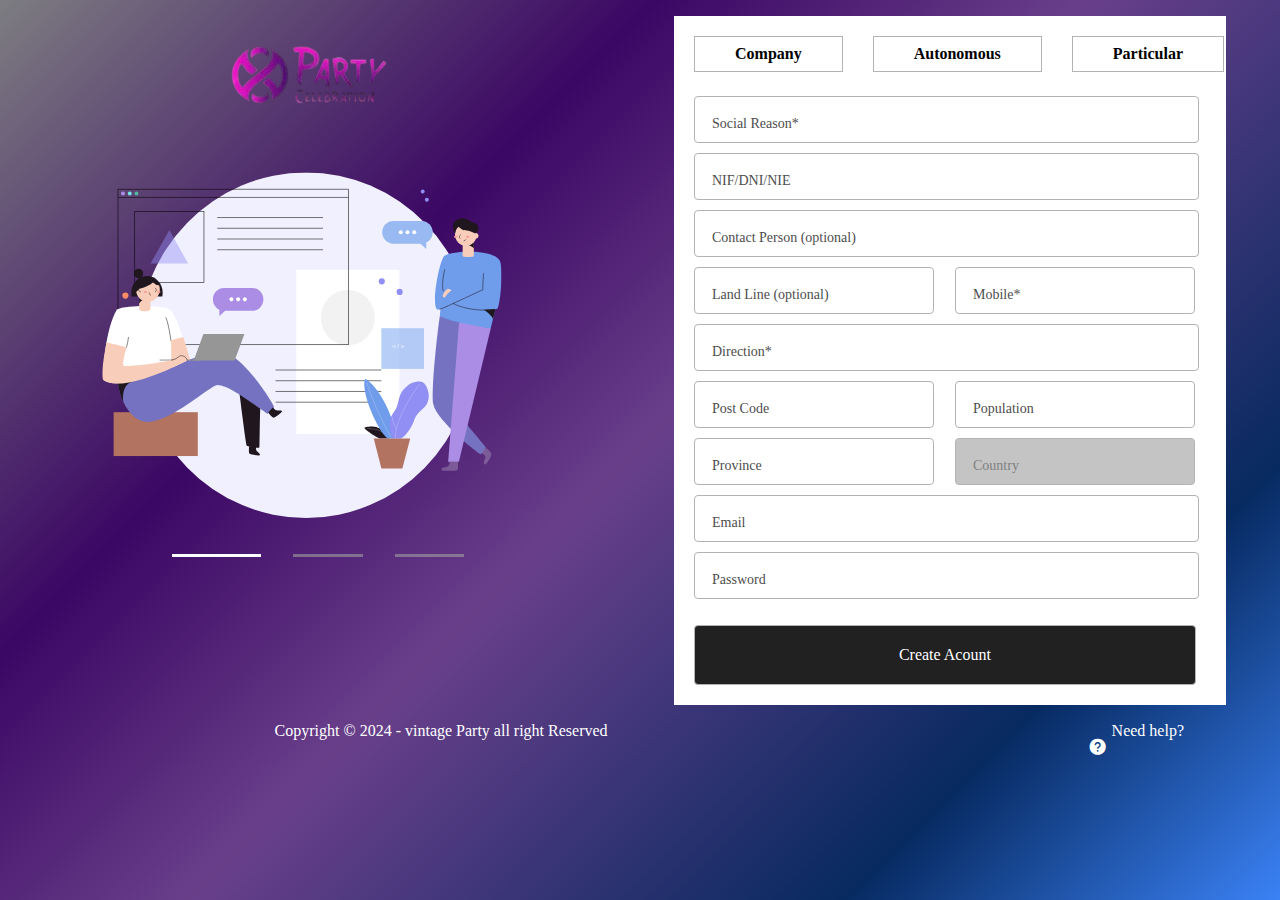
<file: createAcount.html>
<!DOCTYPE html>
<html lang="en">

<head>
    <meta charset="UTF-8">
    <meta name="viewport" content="width=device-width, initial-scale=1.0">
    <title>Vintage Party -Create acount</title>
    <link rel="icon" href="img/logo.png">
    <link rel="stylesheet" href="css/normalice.css">
    <link href='https://unpkg.com/boxicons@2.1.4/css/boxicons.min.css' rel='stylesheet'>
    <link rel="stylesheet" href="css/styles.css">
</head>

<body>
    <main>
        <div class="container-create-acount container">
            <div class="content-create-acount d-flex container">
                <div class="vintage-cont container">
                    <div class="logo">
                        <a href="/"><img src="img/logo.png" alt="logoVintage" width="260"></a>
                    </div>
                    <div class="img-create-acount">
                        <img src="img/Illustration.svg" alt="img-create-acount" width="400">
                        <div class="slider-carousel d-flex">
                            <span class="activate"></span>
                            <span></span>
                            <span></span>
                        </div>
                    </div>
                </div>
                <div class="form-create-acount container">
                    <div class="content-form-create-acount container">
                        <div class="buttons-options d-flex container">
                            <button type="button">Company</button>
                            <button type="button">Autonomous</button>
                            <button type="button">Particular</button>
                        </div>
                        <form class="form-data-create-acount container">
                            <fieldset>
                                <div class="socialReason">
                                    <input type="text" name="socialReason" id="socialReason" placeholder=" ">
                                    <label class="p-absolute" for="socialReason">Social Reason*</label>
                                </div>
                                <div class="cardIdentity">
                                    <input type="number" name="cardIdentity" id="cardIdentity" placeholder=" ">
                                    <label class="p-absolute" for="cardIdentity">NIF/DNI/NIE</label>
                                </div>
                                <div class="contactPerson">
                                    <input type="text" name="contactPerson" id="contactPerson" placeholder="">
                                    <label class="p-absolute" for="contactPerson">Contact Person (optional)</label>
                                </div>
                                <div class="landLine">
                                    <input type="number" name="landLine" id="landLine" placeholder="">
                                    <label class="p-absolute" for="landLine">Land Line (optional)</label>
                                </div>
                                <div class="mobile">
                                    <input type="number" name="mobile" id="mobile" placeholder="">
                                    <label class="p-absolute" for="mobile">Mobile*</label>
                                </div>
                                <div class="direction">
                                    <input type="text" name="direction" id="direction" placeholder="">
                                    <label class="p-absolute" for="direction">Direction*</label>
                                </div>
                                <div class="postCode">
                                    <input type="number" name="postCode" id="postCode" placeholder="">
                                    <label class="p-absolute" for="postCode">Post Code</label>
                                </div>
                                <div class="population">
                                    <input type="text" name="population" id="population" placeholder="">
                                    <label class="p-absolute" for="population">Population</label>
                                </div>
                                <div class="province">
                                    <input type="text" name="province" id="province" placeholder="">
                                    <label class="p-absolute" for="province">Province</label>
                                </div>
                                <div class="country">
                                    <input type="text" name="country" id="country" placeholder="">
                                    <label class="p-absolute" for="country">Country</label>
                                </div>
                                <div class="email">
                                    <input type="email" name="email" id="email" placeholder="">
                                    <label class="p-absolute" for="email">Email</label>
                                </div>
                                <div class="password">
                                    <input type="password" name="password" id="password" placeholder="">
                                    <label class="p-absolute" for="password">Password </label>
                                </div>
                                <input class="btnCreateAcount" type="submit" value="Create Acount">
                            </fieldset>
                        </form>
                    </div>
                </div>
            </div>
        </div>
    </main>
    <footer class="footerCreateAcount">
        <div class="copy">
            <p>Copyright &COPY; 2024 - vintage Party all right Reserved </p>
        </div>
        <div class="needHelp  d-flex item-center">
            <i class='bx bxs-help-circle'></i>
            <a href="#">Need help?</a>
        </div>
    </footer>

</body>

</html>
</file>
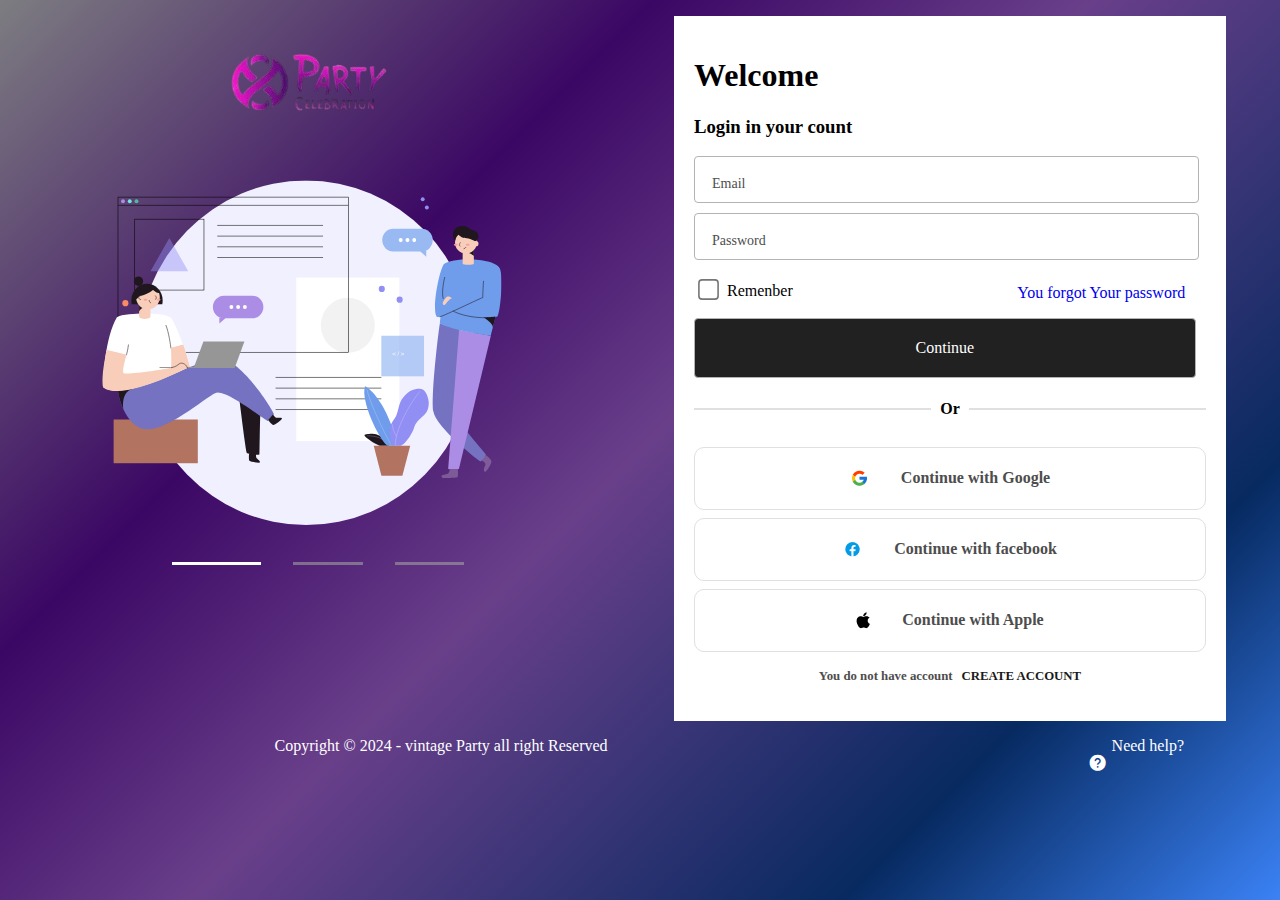
<file: login.html>
<!DOCTYPE html>
<html lang="en">

<head>
    <meta charset="UTF-8">
    <meta name="viewport" content="width=device-width, initial-scale=1.0">
    <title>Vintage Party -Create acount</title>
    <link rel="icon" href="img/logo.png">
    <link rel="stylesheet" href="css/normalice.css">
    <link href='https://unpkg.com/boxicons@2.1.4/css/boxicons.min.css' rel='stylesheet'>
    <link rel="stylesheet" href="css/styles.css">
</head>

<body>
    <main>
        <div class="container-create-acount container">
            <div class="content-create-acount d-flex container">
                <div class="vintage-cont container">
                    <div class="logo">
                        <a href="/"><img src="img/logo.png" alt="logoVintage" width="260"></a>
                    </div>
                    <div class="img-create-acount">
                        <img src="img/Illustration.svg" alt="img-create-acount" width="400">
                        <div class="slider-carousel d-flex">
                            <span class="activate"></span>
                            <span></span>
                            <span></span>
                        </div>
                    </div>
                </div>
                <div class="form-create-acount container">
                    <div class="content-form-create-acount container">
                        <div class="welcome">
                            <h1>Welcome</h1>
                            <h3>Login in your count</h3>
                        </div>
                        <form class="form-data-create-acount container">
                            <fieldset>
                                <div class="email">
                                    <input type="email" name="email" id="email" placeholder="">
                                    <label class="p-absolute" for="email">Email</label>
                                </div>
                                <div class="password">
                                    <input type="password" name="password" id="password" placeholder="">
                                    <label class="p-absolute" for="password">Password </label>
                                </div>

                            </fieldset>
                            <div class="checkBoxPassword d-flex align-center">
                                <div class="checkbox d-flex item-center">
                                    <input size="90" type="checkbox">
                                    <span>Remenber</span>
                                </div>
                                <div class="password">
                                    <a href="retrievePassword.html">
                                        <span>You forgot Your password</span>
                                    </a>
                                </div>
                            </div>
                            <input class="btnCreateAcount" type="submit" value="Continue">
                            <div class="or d-flex item-center">
                                <span></span>
                                <h4>Or</h4>
                                <span></span>
                            </div>
                            <div class="moreOptions">
                                <div class="google d-flex item-center j-center">
                                    <img src="img/login/icons8-google.png" alt="iconGoogle">
                                    <h4>Continue with Google</h4>
                                </div>
                                <div class="facebook d-flex item-center j-center">
                                    <img src="img/login/icons8-facebook.png" alt="iconFacebook">
                                    <h4>Continue with facebook</h4>
                                </div>
                                <div class="apple d-flex item-center j-center">
                                    <img class="imgapple" src="img/login/apple.png" alt="iconApple">
                                    <h4>Continue with Apple</h4>
                                </div>
                            </div>
                            <div class="d-flex item-center j-center account">
                                <h4>You do not have account</h4>
                                <a href="createAcount.html">
                                    <h4 class="t-uppercase">create Account</h4>
                                </a>
                            </div>
                        </form>
                    </div>
                </div>
            </div>
        </div>
    </main>
    <footer class="footerCreateAcount">
        <div class="copy">
            <p>Copyright &COPY; 2024 - vintage Party all right Reserved </p>
        </div>
        <div class="needHelp  d-flex item-center">
            <i class='bx bxs-help-circle'></i>
            <a href="#">Need help?</a>
        </div>
    </footer>

</body>

</html>
</file>
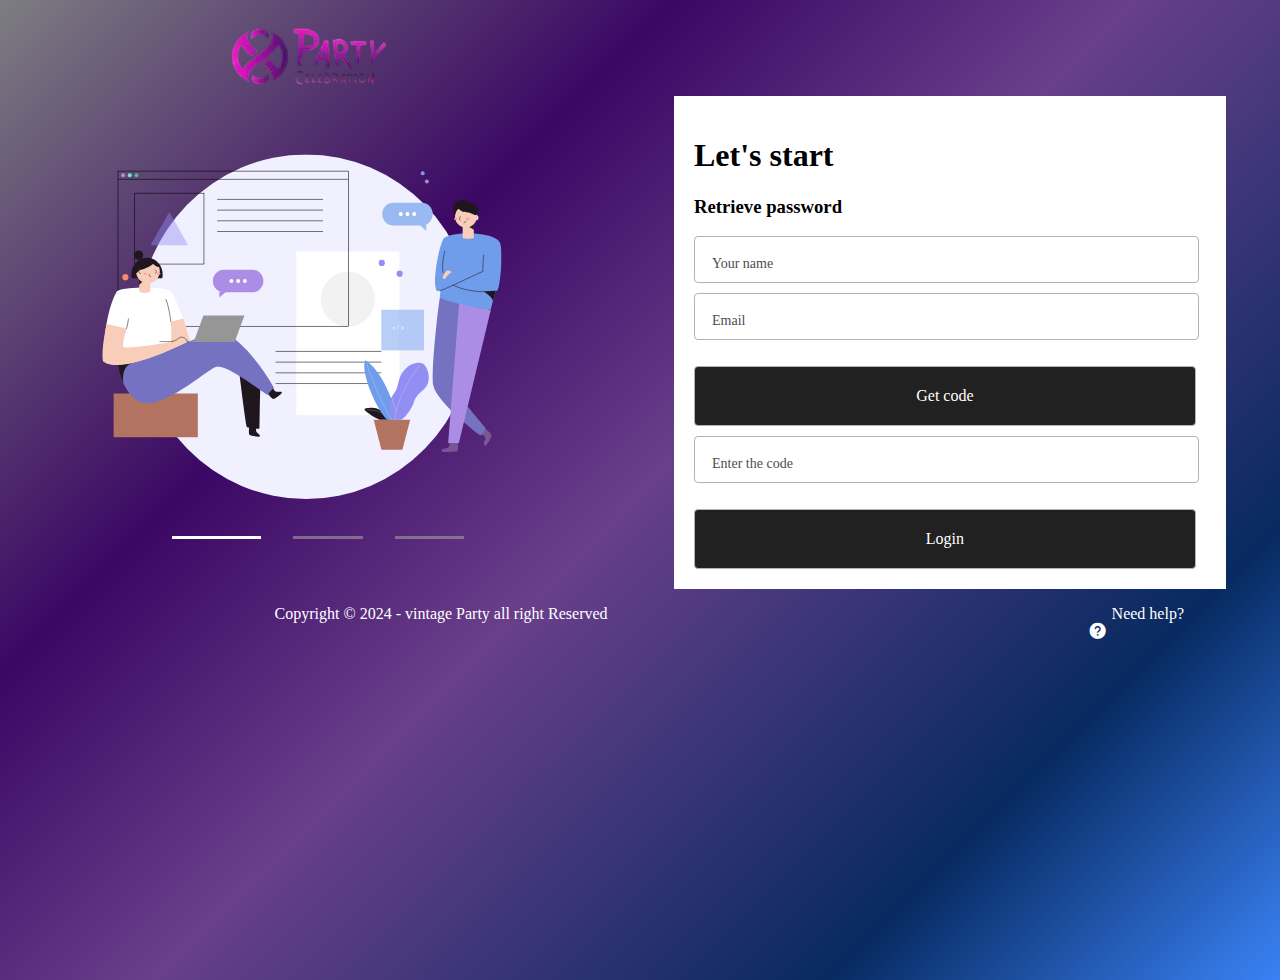
<file: retrievePassword.html>
<!DOCTYPE html>
<html lang="en">

<head>
    <meta charset="UTF-8">
    <meta name="viewport" content="width=device-width, initial-scale=1.0">
    <title>Vintage Party - retrieve password</title>
    <link rel="icon" href="img/logo.png">
    <link rel="stylesheet" href="css/normalice.css">
    <link href='https://unpkg.com/boxicons@2.1.4/css/boxicons.min.css' rel='stylesheet'>
    <link rel="stylesheet" href="css/styles.css">
</head>

<body>
    <main>
        <div class="container-create-acount container retrievePassword">
            <div class="content-create-acount d-flex container">
                <div class="vintage-cont container">
                    <div class="logo">
                        <a href="/"><img src="img/logo.png" alt="logoVintage" width="260"></a>
                    </div>
                    <div class="img-create-acount">
                        <img src="img/Illustration.svg" alt="img-create-acount" width="400">
                        <div class="slider-carousel d-flex">
                            <span class="activate"></span>
                            <span></span>
                            <span></span>
                        </div>
                    </div>
                </div>
                <div class="form-create-acount container ">
                    <div class="content-form-create-acount container retrievePasswordForm ">
                        <div class="welcome">
                            <h1>Let's start</h1>
                            <h3>Retrieve password</h3>
                        </div>
                        <form class="form-data-create-acount container">
                            <fieldset>
                                <div class="name">
                                    <input type="text" name="name" id="name"placeholder="">
                                    <label for="name" class="p-absolute">Your name</label>
                                </div>
                                <div class="email">
                                    <input type="email" name="email" id="email" placeholder="">
                                    <label class="p-absolute" for="email">Email</label>
                                </div>
                                <input class="btnCreateAcount" type="submit" value="Get code">
                                <div class="password">
                                    <input type="text" name="password" id="password" placeholder="">
                                    <label class="p-absolute" for="password">Enter the code </label>
                                </div>
                                <input class="btnCreateAcount" type="submit" value="Login">
                            </fieldset>
                        </form>
                    </div>
                </div>
            </div>  
        </div>
    </main>
    <footer class="footerCreateAcount">
        <div class="copy">
            <p>Copyright &COPY; 2024 - vintage Party all right Reserved </p>
        </div>
        <div class="needHelp  d-flex item-center">
            <i class='bx bxs-help-circle'></i>
            <a href="#">Need help?</a>
        </div>
    </footer>

</body>

</html>
</file>
<file: css/styles.css>
:root {
    --white: #fff;
    --grayLight: #9E9E9E;
    --black: #1A1A1A;
    --dark: #4D4D4D;
    --darkMoreLight: #9e9e9e9c;
    --darkLight: #B3B3B3;
    --darkExtraLight: #F2F2F2;
    --darkBlue: #000A1D;
    --bgButtons: #212121;
    --bgRectangleFather: #031F1E;
    --bgImage: #FCECDF;
    --fontFurnite: "Abril Fatface", serif;
    --yellowLight: #FFC94B;
    --lineDivider: #E0E0E0;
    --red: #D20000;
    --greenLightMedio: #0E5F50;
    --greenDark: #031F1E;
    --greenLight: #86B09C;
    --greenLightDark: #86B09C;
}


body {
    background: linear-gradient(135deg, #7d7d81 0%, #3b0764 30%, #693f8a 50%, #072a61 80%, #3b82f6 100%);
    min-height: 100vh;
}

.container {
    margin: 0 auto;
}

.d-flex {
    display: flex;
}

.j-center {
    justify-content: center;
}

.p-relative {
    position: relative;
}

.p-absolute {
    position: absolute;
}

.t-uppercase {
    text-transform: uppercase;
}

a {
    text-decoration: none;
}

.item-center {
    align-items: center;
}

.container-create-acount .content-create-acount .vintage-cont {
    display: flex;
    align-items: center;
    flex-direction: column;
    justify-content: center;
    margin-top: -8rem;
    gap: 3rem;
}

.container-create-acount .content-create-acount .vintage-cont .img-create-acount {
    margin-left: 3rem;
}

.container-create-acount .content-create-acount .vintage-cont .slider-carousel {
    width: 70%;
    margin: 0 auto;
}

.container-create-acount .content-create-acount .vintage-cont .slider-carousel .activate {
    width: 9rem;
    background-color: var(--white);
}

.container-create-acount .content-create-acount .vintage-cont .slider-carousel span {
    margin-top: 2rem;
    width: 7rem;
    height: 3px;
    background-color: var(--darkMoreLight);
    margin-right: 2rem;
}

.container-create-acount .content-create-acount .form-create-acount {
    width: 40%;
    padding: 20px;
    background-color: var(--white);
    margin-top: 1rem;
}

.container-create-acount .content-create-acount .form-create-acount .content-form-create-acount {
    max-width: 600px;
    margin: 0 auto;
}

.container-create-acount .content-create-acount .form-create-acount .content-form-create-acount .buttons-options {
    gap: 30px;
    margin-bottom: 24px;
}

.container-create-acount .content-create-acount .form-create-acount .content-form-create-acount .buttons-options button {
    padding: 8px 40px;
    border: 1px solid var(--darkLight);
    background: var(--white);
    cursor: pointer;
    font-weight: 700;
}

.container-create-acount .content-create-acount .form-create-acount .form-data-create-acount fieldset {
    border: none;
    padding: 0;
    margin: 0;
    display: grid;
    grid-template-columns: repeat(2, 1fr);
    gap: 10px;
}

.container-create-acount .content-create-acount .form-create-acount .form-data-create-acount fieldset .socialReason,
.cardIdentity,
.direction,
.password,
.contactPerson,
.email,
.name {
    grid-column: 1 / -1;

}


.container-create-acount .content-create-acount .form-create-acount .form-data-create-acount fieldset>div {
    position: relative;
    width: 91%;
}

.container-create-acount .content-create-acount .form-create-acount .form-data-create-acount input #socialReason,
#cardIdentity,
#direction,
#password,
#contactPerson,
#email,
#socialReason,
#name {
    width: 101%;

}

.container-create-acount .content-create-acount .form-create-acount .form-data-create-acount input {
    width: 90%;
    height: 25px;
    padding: 20px 16px 0;
    border: 1px solid var(--darkLight);
    border-radius: 4px;
    font-size: 16px;
    position: relative;
    background: transparent;
    z-index: 1;
}

.container-create-acount .content-create-acount .form-create-acount .form-data-create-acount .country input {
    background-color: var(--darkMoreLight);
}

.container-create-acount .content-create-acount .form-create-acount .form-data-create-acount label {
    left: 16px;
    top: 20px;
    background: transparent;
    padding: 0 2px;
    color: var(--dark);
    transition: all 0.2s ease-out;
    transform-origin: left top;
    pointer-events: none;
    font-size: 14px;
}

.form-data-create-acount input:focus~label,
.form-data-create-acount input:not(:placeholder-shown)~label {
    transform: translateY(-12px) scale(0.75);
    color: #007bff;
}

.container-create-acount .content-create-acount .form-create-acount .form-data-create-acount input:focus {
    outline: none;
    border-color: var(--dark);
}

.form-data-create-acount input[type="submit"] {
    grid-column: 1 / -1;
    background-color: var(--bgButtons) !important;
    color: var(--black);
    border: none;
    padding: 2px !important;
    cursor: pointer;
    margin-top: 16px;
    height: 60px !important;
    color: var(--white);
    width: 98% !important;
}

/*F00ter*/
.footerCreateAcount {
    display: flex;
    align-items: center;
    justify-content: right;
    gap: 30rem;
    margin-right: 6rem;
    color: var(--white);
}

.footerCreateAcount .needHelp i {
    font-size: 1.2rem;
    margin-right: 5px;
}

.footerCreateAcount .needHelp a {

    color: var(--white);
}

/*Header*/
.container-header .content-header {
    margin-right: 2rem;
}

.container-header .content-header,
.icons-header {
    gap: 6px;
}

.container-header .content-header,
.icons-header,
.Companies {
    display: flex;
    align-items: center;
    justify-content: space-between;
}

.container-header .content-header a .Companies {
    background-color: var(--darkBlue);
    border-radius: 1.7rem;
    gap: 6px;
    height: 2rem;
}

.container-header .content-header a .Companies .icon {
    background-color: var(--white);
    border-radius: 50%;
    margin-left: 3px;
}

.container-header .content-header .Companies .icon i {
    color: var(--black);
    font-size: 1.6rem;
}

.container-header .content-header .Companies p {
    color: var(--white);
}

.container-header .content-header .flag {
    margin-left: 10px;

    &:hover {
        cursor: pointer;
    }

    color: var(--white);
    gap: 4px;
}

.container-header .content-header .flag i {
    font-size: 12px;
    margin-top: 0.2rem;
}

.container-header .content-header .icons {
    margin-left: 9px;
}

.container-header .content-header .icons a {
    color: var(--white);
    font-size: 24px;
    gap: 5px;

    &:hover {
        cursor: pointer;
    }

    ;

}

/*Categories*/
.container-categories .content-categories button {
    background-color: transparent;
    border: none;
}

.container-categories .content-categories button i {
    font-size: 1.8rem;
    color: var(--white);

    &:hover {
        cursor: pointer;
    }
}

.container-categories .content-categories button a {
    color: var(--white);
    margin-top: 4px;
}

.container-categories .content-categories .categories a {
    margin-top: 4px;
    color: var(--white);
    margin-left: 10px;
}

/*Splide*/
.splide {
    width: 100%;
    max-width: 1500px;
}


.splide-content img {
    width: 100%;
    display: block;
    border-radius: 10px;

}

.text-overlay {
    top: 30%;
    left: 10%;
    color: white;
    padding: 20px;
    border-radius: 10px;
}

.text-overlay h1 {
    background: linear-gradient(to right, #FBCC55 0%, #AC8C3A 40%, #957932 40%, #E7C366 73%);
    -webkit-background-clip: text;
    background-clip: text;
    color: transparent;
    font-size: 3.5rem;
    margin: -3rem 0 0 4rem;
    font-weight: bold;
}

.text-overlay span {
    display: block;
    width: 50%;
    margin-left: 8rem;
    margin-top: -1.3rem;
    font-size: 2rem;
    font-weight: 800;
}

.text-overlay p {
    font-size: 1.5rem;
    margin-bottom: 20px;
    text-align: center;
    display: block;
    width: 90%;
    margin: 1.1rem;
}

.splide .container-rectangle {
    background-color: var(--darkMoreLight);
    margin-top: -13rem;
    height: 100px;
    width: 60%;
    margin-left: 17rem;

}

.splide .container-rectangle .content-rectangle {
    width: 80%;
    gap: 0.4rem;

}

.splide .container-rectangle .content-rectangle .first-rectangle {
    width: 80%;
}

.splide .container-rectangle .content-rectangle .first-rectangle,
.second-rectangle {
    background-color: var(--white);
    align-items: center;
    justify-content: center;
    height: 60px;
    margin-top: 1rem;
}

.splide .container-rectangle .content-rectangle .first-rectangle i,
.second-rectangle i {
    font-size: 2rem;
}

.splide .container-rectangle .content-rectangle .first-rectangle h2,
.second-rectangle h2 {
    font-size: 1rem;
}

.splide .container-rectangle .content-rectangle .second-rectangle {
    width: 50%;
}

.splide .container-rectangle .content-rectangle .button-reservation {
    background-color: #031F1E;
    height: 40px;
    margin-top: 1.6rem;
    border-radius: 20px;
    width: 80%;
}

.splide .container-rectangle .content-rectangle .button-reservation .circle {
    width: 30px;
    height: 30px;
    background-color: var(--white);
    border-radius: 50%;
    margin: 6px 0 0 .3rem;
}

.splide .container-rectangle .content-rectangle .button-reservation .circle i {
    justify-content: center;
    margin-top: 3px;
    color: var(--black);
    font-size: 1.4rem;
}

.splide .container-rectangle .content-rectangle .button-reservation h2 {
    font-size: 1rem;
    margin-left: 5px;
}

/*Second carousel*/
.container-carousel .content-carousel {
    background-color: var(--white);
    margin-top: -1.3rem;
}

.container-carousel .content-carousel .iconLeft,
.iconRight {
    background-color: var(--darkExtraLight);
    width: 30px;
    height: 60px;
    margin-top: 2rem;
    -webkit-box-shadow: 4px 10px 26px 3px rgba(214, 203, 214, 1);
    -moz-box-shadow: 4px 10px 26px 3px rgba(214, 203, 214, 1);
    box-shadow: 4px 10px 26px 3px rgb(204, 190, 204);

    &:hover {
        cursor: pointer;
    }

    ;

}

.container-carousel .content-carousel .iconLeft i,
.iconRight i {
    margin-top: 1rem;
    font-size: 1.6rem;
}

.container-carousel {
    width: 100%;
    padding: 20px 0;
}

.content-carousel {
    width: 100%;
}

.content-products {
    width: 100%;
    overflow-x: auto;
    gap: 20px;
    padding: 10px;
    scrollbar-width: none;
}

.content-products::-webkit-scrollbar {
    display: none;
    /* Para Chrome y Safari */
}

.firstFournite {
    display: flex;
    flex-direction: column;
    align-items: center;
    min-width: fit-content;
}

.firstFournite img {
    width: 130px;
    height: 130px;
    border-radius: 50%;
    border: 2px solid white;
    object-fit: cover;
    position: relative;
    z-index: 1;
}

.firstFournite::after {
    content: '';
    position: absolute;
    margin: -3px;
    border-radius: 50%;
    border: 4px dashed #ef4444;
    animation: girar 10s linear infinite;
    z-index: 0;
    width: 130px;
    height: 130px;
}

.firstFournite p {
    margin-top: 10px;
    text-align: center;
    font-size: 14px;
}

@keyframes girar {
    from {
        transform: rotate(0deg);
    }

    to {
        transform: rotate(360deg);
    }
}

@media (max-width: 768px) {
    .firstFournite img {
        width: 100px;
        height: 100px;
    }

    .firstFournite::after {
        width: 100px;
        height: 100px;
    }

    .firstFournite p {
        font-size: 12px;
    }
}

@media (max-width: 480px) {
    .firstFournite img {
        width: 80px;
        height: 80px;
    }

    .firstFournite::after {
        width: 80px;
        height: 80px;
    }

    .firstFournite p {
        font-size: 11px;
    }

    .content-products {
        gap: 10px;
    }
}

/*Login*/
.checkBoxPassword {
    justify-content: space-between;
    margin-top: 8px;
}

.checkBoxPassword .checkbox {
    gap: 12px;
    margin: 9px 0 0 8px;
}

.checkBoxPassword .checkbox input {
    transform: scale(1.6);

    &:hover {
        cursor: pointer;
    }
}

.checkBoxPassword .checkbox span {
    margin-top: 3px;
}

.checkBoxPassword .password {
    margin: 1rem 1.3rem 0 0;
    /*top-right-buttom-left*/
}

.form-data-create-acount .or {
    gap: 9px;
}

.form-data-create-acount .or span {
    height: 2px;
    background-color: var(--lineDivider);
    width: 15.3rem;
}

.form-data-create-acount .or h4 {
    font-size: 1rem;
}

.form-data-create-acount .moreOptions div {
    border: 1px solid var(--lineDivider);
    border-radius: 10px;
    margin-top: 8px;
    gap: 2rem;

    &:hover {
        cursor: pointer;
    }
}

.form-data-create-acount .moreOptions div h4 {
    color: var(--dark);
}

.form-data-create-acount .moreOptions div .apple img .imgapple {
    margin-left: -1rem;
}

.form-data-create-acount .account {
    gap: 9px;
}

.form-data-create-acount .account h4 {
    color: var(--dark);
    font-size: 0.8rem;
}

.form-data-create-acount .account h4:last-child {
    cursor: pointer;
    color: var(--black);
}

/*Retrieve password*/
.retrievePassword {
    margin-top: 5rem;
}

/*Container Variety*/
.container-variety .content-variety {
    gap: 3rem;
    margin: 10rem 0 0 8px;
}

.container-variety .content-variety .ia {
    margin: -3rem 0 0 69rem;
}

.container-variety .content-variety .ia .message img {
    margin: -9rem 0 0 -5rem;
}

.container-variety .content-variety .ia .message .text-message h5 {
    margin-top: -8rem;
    margin-left: -3rem;
    text-align: justify;
    color: var(--red);
    font-family: var(--fontFurnite);
    transform: rotate(-45deg);
    width: 5rem;
    letter-spacing: 1px;
    line-height: 21px;
}

.container-variety .content-variety .content-img img {
    border-radius: 50% 50% 0 0;
    height: 3rem;
}

.container-variety .content-variety .content-img .img-fournite {
    height: 22rem;
}

.container-variety .content-variety .content-img .bg-cruz .description {
    margin: -11rem 0 0 1.4rem;
}

.container-variety .content-variety .content-img .description h2 {
    color: var(--white);
    font-family: var(--fontFurnite);
    margin: .9rem 0 0 2rem;
}

.container-variety .content-variety .content-img .description .content-sec h4 {
    color: var(--yellowLight);
    width: 20rem;
    text-align: center;
    margin-left: -12px;
}

.container-variety .reservate {
    width: 110px;
    height: 100px;
    background-color: var(--darkBlue);
    border-radius: 50%;
    margin: -4rem 0 0 -7px;
}

.container-variety .reservate h3,
i {
    margin-top: 2rem;
    color: var(--white);
}

/*Your party*/
.yourparty .content-yourParty {
    flex-direction: column;
    margin-top: 3rem;
}

.yourparty .content-yourParty .circle-yourParty {
    margin-left: 27rem;
}

.yourparty .content-yourParty .circle-yourParty img {
    width: 30rem;
}

.yourparty .content-yourParty .circle-yourParty .title-yourParty h3 {
    margin: -2.7rem 0 0 2.3rem;
    color: var(--white);
    font-family: var(--fontFurnite);
    font-size: 1.5rem;
}

.yourparty .content-yourParty .content-yourPartyText {
    text-align: center;
    width: 24rem;
    font-size: 1.6rem;
    margin-top: -1.4rem;
    margin-left: 29rem;
    font-family: system-ui, -apple-system, BlinkMacSystemFont, 'Segoe UI', Roboto, Oxygen, Ubuntu, Cantarell, 'Open Sans', 'Helvetica Neue', sans-serif;
}

.yourparty .content-yourParty .viewNow {
    width: 7rem;
    height: 2.4rem;
    background-color: var(--yellowLight);
    margin-left: 37rem;
    margin-top: -1.5rem;
    gap: 2rem;

    &:hover {
        cursor: pointer;
    }
}

.yourparty .content-yourParty .viewNow .redPoint {
    width: 1rem;
    height: 1rem;
    background-color: var(--red);
    border-radius: 50%;
    margin: .7rem 0 0 -5rem;
}

.yourparty .content-yourParty .viewNow .two {
    gap: .4rem;
}

.textViewNow {
    margin-top: .6rem;
}

.yourparty .content-yourParty .img-yourParty {
    margin-top: 4rem;
    gap: 1rem;
}

.yourparty .content-yourParty .img-yourParty img {
    height: 13rem;
    transition: transform .35s ease-in-out;
    object-fit: cover;

    &:hover {
        cursor: pointer;
        transform: scale(1.1);
    }
}

/*Sintaxis de transition*/
/*transition: propiedad duración función-de-tiempo retardo;*/
/*Here  more categories for you*/
.container-moreCategories .content-moreCategories {
    margin-top: .9rem;
    gap: 2rem;
}

.container-moreCategories .content-moreCategories .bg-greenLightMedio {
    background-color: var(--greenLightMedio);
    width: auto;
    height: 30rem;
}

.container-moreCategories .content-moreCategories .bg-greenLightMedio .img img {
    border-radius: 50px;
    height: 19rem;
}

.container-moreCategories .content-moreCategories .iconsOptions {
    gap: 1rem;
}

.container-moreCategories .content-moreCategories .iconsOptions i {
    font-size: 2rem;

    &:hover {
        cursor: pointer;
    }
}

/*Section forniture*/
.container-tabletsLounge h2 {
    color: var(--white);
    margin-left: 4rem;
}

.container-tabletsLounge .contentTabletsLounge {
    margin-left: 4rem;
}

.container-tabletsLounge .contentTabletsLounge .firstSection {
    margin-bottom: .5rem;

    &:hover {
        cursor: pointer;
    }

    ;
    color: var(--white);
}

.sectionCustomersViews h2 {
    margin-left: -.4rem;
}

.sectionCustomersViews .content-customersView .firstSection {
    margin-top: 1rem;
    margin-bottom: -1.5rem;
}

.sectionCustomersViews .content-customersView .secondSection,
.threeSection,
.fourSection,
.fiveSection {
    margin-top: -1.5rem;

    &:hover {
        cursor: pointer;
    }
}

.sectionCustomersViews .content-customersView .firstSectionCustomersView i {
    background-color: var(--yellowLight);
    -webkit-background-clip: text;
    background-clip: text;
    color: transparent;
}

.sectionPrice h2 {
    margin-left: -.1rem;
}

.sectionPrice .content-price {
    color: var(--white);
}

.sectionPrice .content-price .sectionAllPrice,
.firstSectionPrice,
.secondSectionPrice,
.threeSectionPrice,
.sectionDiscount .content-discount {
    margin-top: .5rem;

    &:hover {
        cursor: pointer;
    }
}

/*Page fournite - section product.*/
.container-forniture .content-forniture .firstForniture {
    border: 1px solid var(--white);
    width: 20rem;
}

.container-forniture .content-forniture .firstForniture img {
    display: block;
    margin: 10px auto;
}

.container-forniture .content-forniture .firstForniture .descriptionForniture a {
    color: var(--white);
}

.container-forniture .content-forniture .firstForniture .descriptionForniture a span {
    text-align: center;
    display: block;
    width: 310px;
}

.container-forniture .content-forniture .firstForniture .startsReview {
    margin: 1rem 0 0 1rem;
}

.container-forniture .content-forniture .firstForniture .startsReview i {
    background-color: var(--yellowLight);
    -webkit-background-clip: text;
    background-clip: text;
    color: transparent;
    margin-top: .2rem;

    &:hover {
        cursor: pointer;
    }
}

.container-forniture .content-forniture .firstForniture .startsReview i:last-of-type {
    background-color: var(--white);
    -webkit-background-clip: text;
    background-clip: text;
    color: transparent;
}

.container-forniture .content-forniture .firstForniture .startsReview .down i {
    background-color: var(--black);
}

.container-forniture .content-forniture .firstForniture .startsReview .beforePrice span {
    color: var(--greenLight);
    font-size: 1.3rem;
}

.container-forniture .content-forniture .firstForniture .secondDescription span {
    color: var(--grayLight);
    margin: .5rem 0 0 1rem;
    display: block;
    width: 200px;
}

.container-forniture .content-forniture .firstForniture .price h4 {
    color: var(--white);
    margin: .5rem 0 0 1rem;
    font-size: 1.5rem;
}
.container-forniture .content-forniture .firstForniture .price  span{
    margin: 0 0 0 2rem;
    color: var(--grayLight);
}   
.container-forniture .content-forniture .firstForniture .delivery h5{
    color: var(--white);
    margin: .5rem 0 0 1rem;
    font-family: sans-serif;
}
.container-forniture .content-forniture .firstForniture .addCart {
    margin: 1rem 0 0 1rem;
    background-color: var(--yellowLight);
    width: 6.6rem;
    height: 1.9rem;
    border-radius: 1rem;
}
.container-forniture .content-forniture .firstForniture .addCart a{
    color: var(--black);
}
.container-forniture .content-forniture .firstForniture .addCart  span{
    display: block;
    
}
</file>
<file: css/normalice.css>
/*! normalize.css v8.0.1 | MIT License | github.com/necolas/normalize.css */

/* Document
   ========================================================================== */

/**
 * 1. Correct the line height in all browsers.
 * 2. Prevent adjustments of font size after orientation changes in iOS.
 */

 html {
    line-height: 1.15; /* 1 */
    -webkit-text-size-adjust: 100%; /* 2 */
  }
  
  /* Sections
     ========================================================================== */
  
  /**
   * Remove the margin in all browsers.
   */
  
  body {
    margin: 0;
  }
  
  /**
   * Render the `main` element consistently in IE.
   */
  
  main {
    display: block;
  }
  
  /**
   * Correct the font size and margin on `h1` elements within `section` and
   * `article` contexts in Chrome, Firefox, and Safari.
   */
  
  h1 {
    font-size: 2em;
    margin: 0.67em 0;
  }
  
  /* Grouping content
     ========================================================================== */
  
  /**
   * 1. Add the correct box sizing in Firefox.
   * 2. Show the overflow in Edge and IE.
   */
  
  hr {
    box-sizing: content-box; /* 1 */
    height: 0; /* 1 */
    overflow: visible; /* 2 */
  }
  
  /**
   * 1. Correct the inheritance and scaling of font size in all browsers.
   * 2. Correct the odd `em` font sizing in all browsers.
   */
  
  pre {
    font-family: monospace, monospace; /* 1 */
    font-size: 1em; /* 2 */
  }
  
  /* Text-level semantics
     ========================================================================== */
  
  /**
   * Remove the gray background on active links in IE 10.
   */
  
  a {
    background-color: transparent;
  }
  
  /**
   * 1. Remove the bottom border in Chrome 57-
   * 2. Add the correct text decoration in Chrome, Edge, IE, Opera, and Safari.
   */
  
  abbr[title] {
    border-bottom: none; /* 1 */
    text-decoration: underline; /* 2 */
    text-decoration: underline dotted; /* 2 */
  }
  
  /**
   * Add the correct font weight in Chrome, Edge, and Safari.
   */
  
  b,
  strong {
    font-weight: bolder;
  }
  
  /**
   * 1. Correct the inheritance and scaling of font size in all browsers.
   * 2. Correct the odd `em` font sizing in all browsers.
   */
  
  code,
  kbd,
  samp {
    font-family: monospace, monospace; /* 1 */
    font-size: 1em; /* 2 */
  }
  
  /**
   * Add the correct font size in all browsers.
   */
  
  small {
    font-size: 80%;
  }
  
  /**
   * Prevent `sub` and `sup` elements from affecting the line height in
   * all browsers.
   */
  
  sub,
  sup {
    font-size: 75%;
    line-height: 0;
    position: relative;
    vertical-align: baseline;
  }
  
  sub {
    bottom: -0.25em;
  }
  
  sup {
    top: -0.5em;
  }
  
  /* Embedded content
     ========================================================================== */
  
  /**
   * Remove the border on images inside links in IE 10.
   */
  
  img {
    border-style: none;
  }
  
  /* Forms
     ========================================================================== */
  
  /**
   * 1. Change the font styles in all browsers.
   * 2. Remove the margin in Firefox and Safari.
   */
  
  button,
  input,
  optgroup,
  select,
  textarea {
    font-family: inherit; /* 1 */
    font-size: 100%; /* 1 */
    line-height: 1.15; /* 1 */
    margin: 0; /* 2 */
  }
  
  /**
   * Show the overflow in IE.
   * 1. Show the overflow in Edge.
   */
  
  button,
  input { /* 1 */
    overflow: visible;
  }
  
  /**
   * Remove the inheritance of text transform in Edge, Firefox, and IE.
   * 1. Remove the inheritance of text transform in Firefox.
   */
  
  button,
  select { /* 1 */
    text-transform: none;
  }
  
  /**
   * Correct the inability to style clickable types in iOS and Safari.
   */
  
  button,
  [type="button"],
  [type="reset"],
  [type="submit"] {
    -webkit-appearance: button;
  }
  
  /**
   * Remove the inner border and padding in Firefox.
   */
  
  button::-moz-focus-inner,
  [type="button"]::-moz-focus-inner,
  [type="reset"]::-moz-focus-inner,
  [type="submit"]::-moz-focus-inner {
    border-style: none;
    padding: 0;
  }
  
  /**
   * Restore the focus styles unset by the previous rule.
   */
  
  button:-moz-focusring,
  [type="button"]:-moz-focusring,
  [type="reset"]:-moz-focusring,
  [type="submit"]:-moz-focusring {
    outline: 1px dotted ButtonText;
  }
  
  /**
   * Correct the padding in Firefox.
   */
  
  fieldset {
    padding: 0.35em 0.75em 0.625em;
  }
  
  /**
   * 1. Correct the text wrapping in Edge and IE.
   * 2. Correct the color inheritance from `fieldset` elements in IE.
   * 3. Remove the padding so developers are not caught out when they zero out
   *    `fieldset` elements in all browsers.
   */
  
  legend {
    box-sizing: border-box; /* 1 */
    color: inherit; /* 2 */
    display: table; /* 1 */
    max-width: 100%; /* 1 */
    padding: 0; /* 3 */
    white-space: normal; /* 1 */
  }
  
  /**
   * Add the correct vertical alignment in Chrome, Firefox, and Opera.
   */
  
  progress {
    vertical-align: baseline;
  }
  
  /**
   * Remove the default vertical scrollbar in IE 10+.
   */
  
  textarea {
    overflow: auto;
  }
  
  /**
   * 1. Add the correct box sizing in IE 10.
   * 2. Remove the padding in IE 10.
   */
  
  [type="checkbox"],
  [type="radio"] {
    box-sizing: border-box; /* 1 */
    padding: 0; /* 2 */
  }
  
  /**
   * Correct the cursor style of increment and decrement buttons in Chrome.
   */
  
  [type="number"]::-webkit-inner-spin-button,
  [type="number"]::-webkit-outer-spin-button {
    height: auto;
  }
  
  /**
   * 1. Correct the odd appearance in Chrome and Safari.
   * 2. Correct the outline style in Safari.
   */
  
  [type="search"] {
    -webkit-appearance: textfield; /* 1 */
    outline-offset: -2px; /* 2 */
  }
  
  /**
   * Remove the inner padding in Chrome and Safari on macOS.
   */
  
  [type="search"]::-webkit-search-decoration {
    -webkit-appearance: none;
  }
  
  /**
   * 1. Correct the inability to style clickable types in iOS and Safari.
   * 2. Change font properties to `inherit` in Safari.
   */
  
  ::-webkit-file-upload-button {
    -webkit-appearance: button; /* 1 */
    font: inherit; /* 2 */
  }
  
  /* Interactive
     ========================================================================== */
  
  /*
   * Add the correct display in Edge, IE 10+, and Firefox.
   */
  
  details {
    display: block;
  }
  
  /*
   * Add the correct display in all browsers.
   */
  
  summary {
    display: list-item;
  }
  
  /* Misc
     ========================================================================== */
  
  /**
   * Add the correct display in IE 10+.
   */
  
  template {
    display: none;
  }
  
  /**
   * Add the correct display in IE 10.
   */
  
  [hidden] {
    display: none;
  }
</file>
